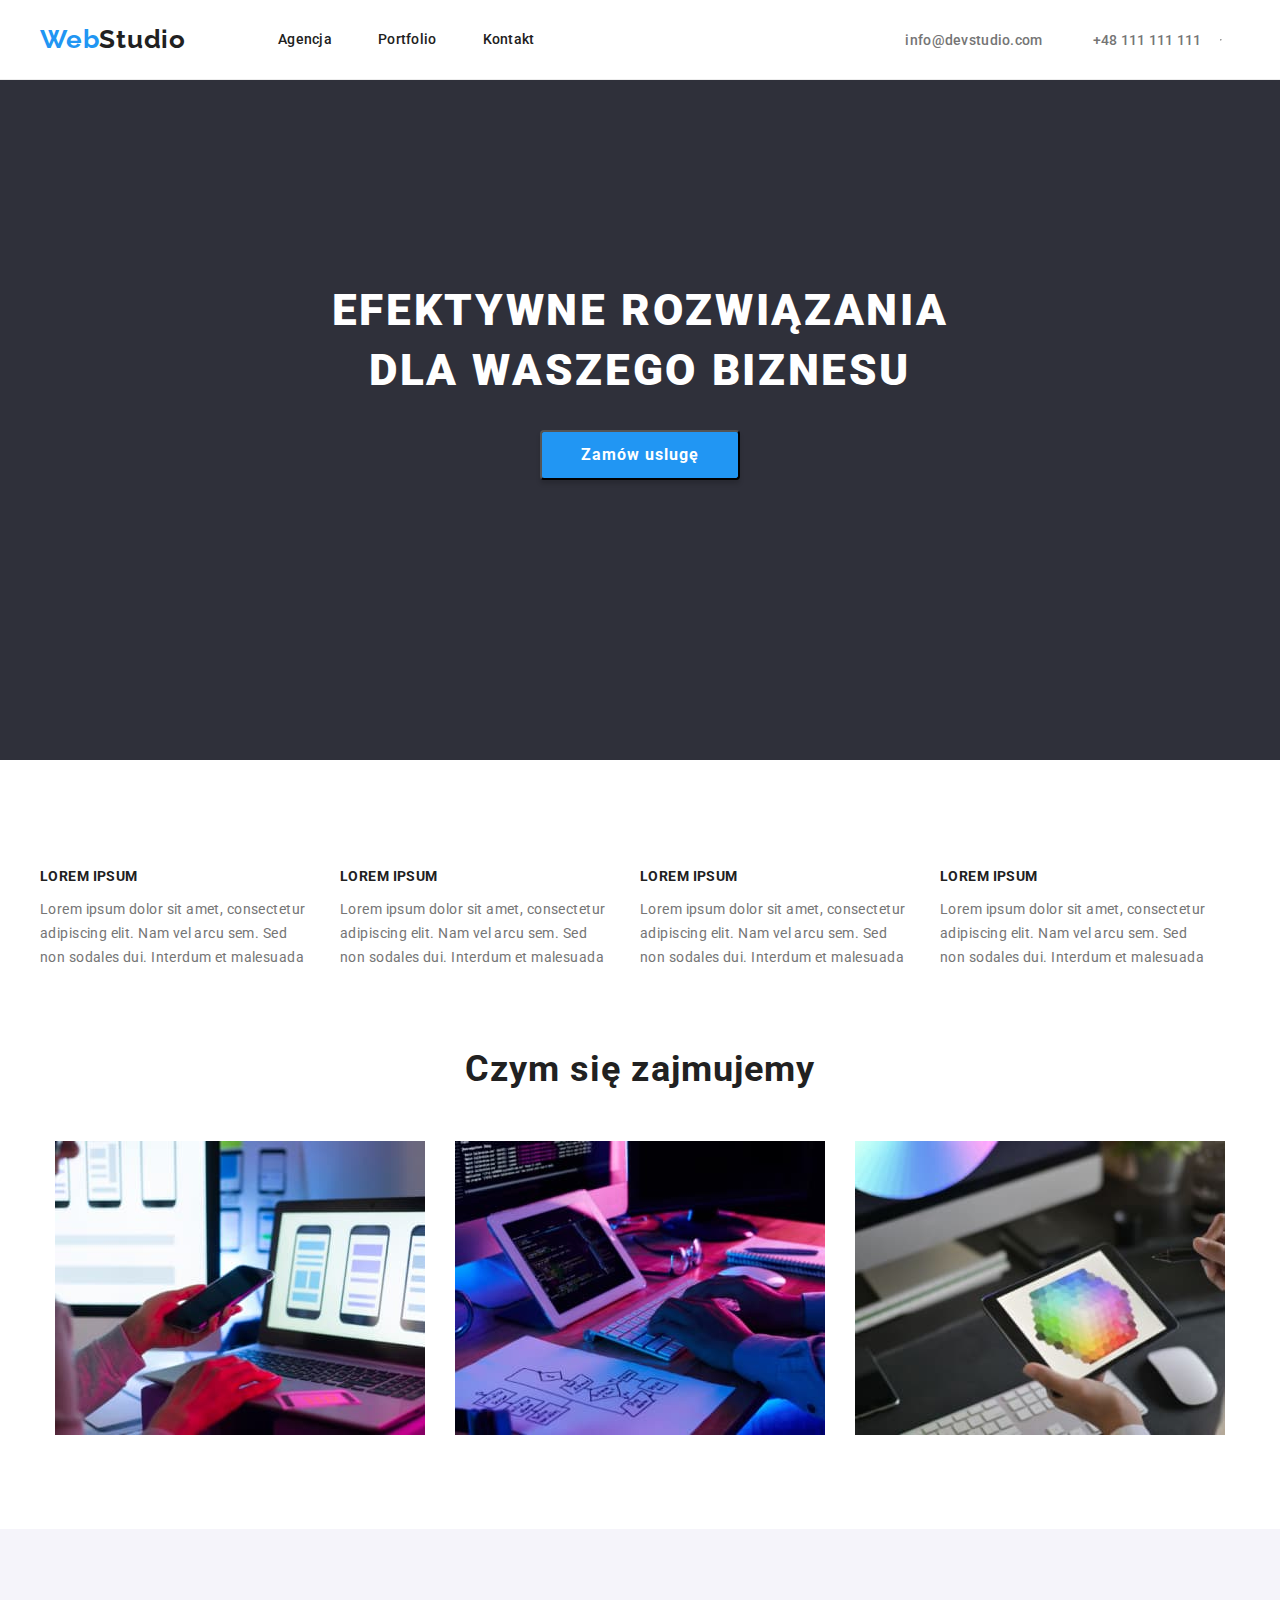
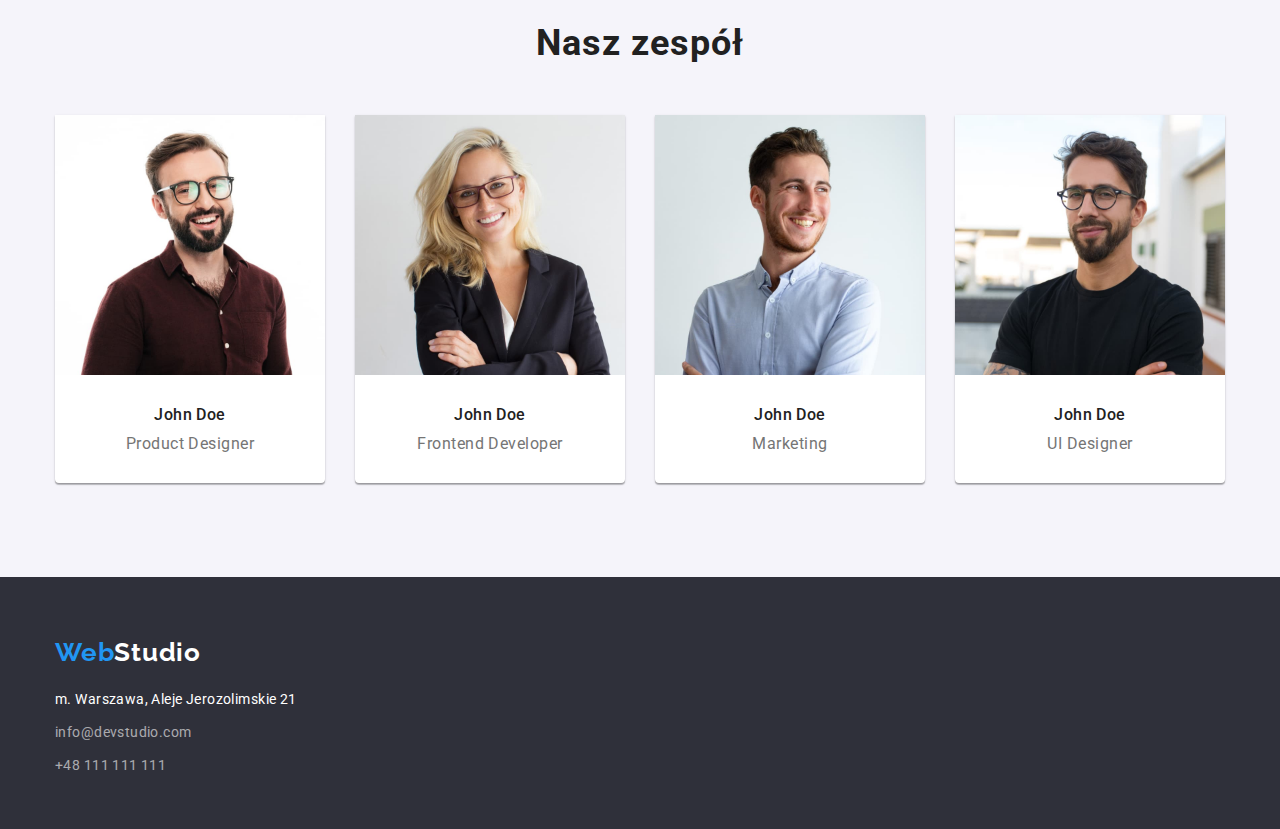
<file: index.html>
<!DOCTYPE html>
<html lang="en">
<head>
    <meta charset="UTF-8">
    <meta http-equiv="X-UA-Compatible" content="IE=edge">
    <meta name="viewport" content="width=device-width, initial-scale=1.0">
    <link rel="stylesheet" href="https://cdnjs.cloudflare.com/ajax/libs/modern-normalize/1.1.0/modern-normalize.min.css">
    <link rel="stylesheet" href="./css/style.css">
    <link rel="preconnect" href="https://fonts.googleapis.com">
    <link rel="preconnect" href="https://fonts.gstatic.com" crossorigin>
    <link href="https://fonts.googleapis.com/css2?family=Raleway:wght@700&family=Roboto:wght@400;500;700;900&display=swap"
        rel="stylesheet">  
    <title>WebStudio</title>
</head>
<body>
    <header class="header">
        <div class="container">
            <nav class="navigation">
            <a class="navigation-main" href="index.html"><span class="logo-1">Web</span><span class="logo-2">Studio</span></a>
            <ul class="navigation-list">
                <li class="navigation-list-item">
                    <a class="navigation-list-link agency" href="index.html">Agencja</a>
                </li>
                <li class="navigation-list-item">
                    <a class="navigation-list-link portfolio" href="portfolio.html">Portfolio</a>
                </li>
                <li class="navigation-list-item">
                    <a class="navigation-list-link contact" href="index.html">Kontakt</a>
                </li>
            </ul>
            </nav>
        <a class="contact-link-mail" href="mailto:info@devstudio.com">info@devstudio.com</a>
        <a class="contact-link-phone" href="tel:+48111111111">+48 111 111 111</a>
        <hr>
        </div>
    </header> 
    

    <main>
        <!--HERO-->
        <section class="main-header-container">
        <div class="container m-h-c">
            <h1 class="main-header">EFEKTYWNE ROZWIĄZANIA DLA WASZEGO BIZNESU</h1>
            <button class="btn" type="button">Zamów uslugę</button>
        </div>
        </section>
        

        <section class="section">
        <div class="container features">
            <ul class="features-list">
                <li class="features-list-item">
                    <p class="features-name">LOREM IPSUM</p>
                    <P class="features-description">Lorem ipsum dolor sit amet, consectetur adipiscing elit. Nam vel arcu sem. Sed non sodales dui. Interdum et malesuada</P>
                </li>
                <li class="features-list-item">
                    <p class="features-name">LOREM IPSUM</p>
                    <p class="features-description">Lorem ipsum dolor sit amet, consectetur adipiscing elit. Nam vel arcu sem. Sed non sodales dui. Interdum et malesuada</p>
                </li>
                <li class="features-list-item">
                    <p class="features-name">LOREM IPSUM</p>
                    <P class="features-description">Lorem ipsum dolor sit amet, consectetur adipiscing elit. Nam vel arcu sem. Sed non sodales dui. Interdum et malesuada</P>
                </li>
                <li class="features-list-item">
                    <p class="features-name">LOREM IPSUM</p>
                    <P class="features-description">Lorem ipsum dolor sit amet, consectetur adipiscing elit. Nam vel arcu sem. Sed non sodales dui. Interdum et malesuada</P>
                </li>
            </ul>
        </div>

        <!--Czym się zajmujemy-->
         
        <div class="container work">
            <div class="about">
                <div class="secondary-header-container">
                    <h2 class="secondary-header">Czym się zajmujemy</h2>
                </div>
                <ul class="about-list">
                    <li class="about-list-item"><img class="about-list-img" src="images/komp1.jpg" alt="laptop" width="370" height="294"></li>
                    <li class="about-list-item"><img class="about-list-img" src="images/komp2.jpg" alt="telefon" width="370" height="294"></li>
                    <li class="about-list-item"><img class="about-list-img" src="images/komp3.jpg" alt="tablet" width="370" height="294"></li>
                </ul>
            </div>  
        </div>
        </section>

        <!--Nasz zespół-->

        <section class="section team">
        <div class="container team">
            <div class="secondary-header-team">
                <h2 class="secondary-header">Nasz zespół</h2>
            </div>    
            <ul class="team-list">
                <li class="team-list-item">
                    <img class="team-list-img" src="images/john_doe1.jpg" alt="john_doe_1" width="270" height="260">
                        <h3 class="team-member">John Doe</h3>
                        <p class="type-of-work-in-team">Product Designer</p>
                </li>
                <li class="team-list-item">
                    <img class="team-list-img" src="images/john_doe2.jpg" alt="john_doe_2" width="270" height="260">
                    <h3 class="team-member">John Doe</h3>
                    <p class="type-of-work-in-team">Frontend Developer</p>
                </li>
                <li class="team-list-item">
                    <img class="team-list-img" src="images/john_doe3.jpg" alt="john_doe_3" width="270" height="260">
                    <h3 class="team-member">John Doe</h3>
                    <p class="type-of-work-in-team">Marketing</p>
                </li>
                <li class="team-list-item">
                    <img class="team-list-img" src="images/john_doe4.jpg" alt="john_doe_4" width="270" height="260">
                    <h3 class="team-member">John Doe</h3>
                    <p class="type-of-work-in-team">UI Designer</p>
                </li>
            </ul>
        </div>
        </section>
        
    </main>

    <footer class="footer">
        <div class="container">
        <div class="address-container">
            <address class="address">
            <a class="secondary-main" href="index.html"><span class="logo-1">Web</span><span class="logo-2-footer">Studio</span></a>
            <ul class="address-list">
                <li class="address-list-item">m. Warszawa, Aleje Jerozolimskie 21</li>
                <li class="address-list-item">
                    <a class="address-contact-link-mail" href="mailto:info@devstudio.com">info@devstudio.com</a>
                </li>
                <li class="address-list-item">
                    <a class="address-contact-link-phone" href="tel:+48111111111">+48 111 111 111</a>
                </li>
            </ul>
        </address>
        </div>
        </div>
    </footer>
    
</body>
</html>
</file>
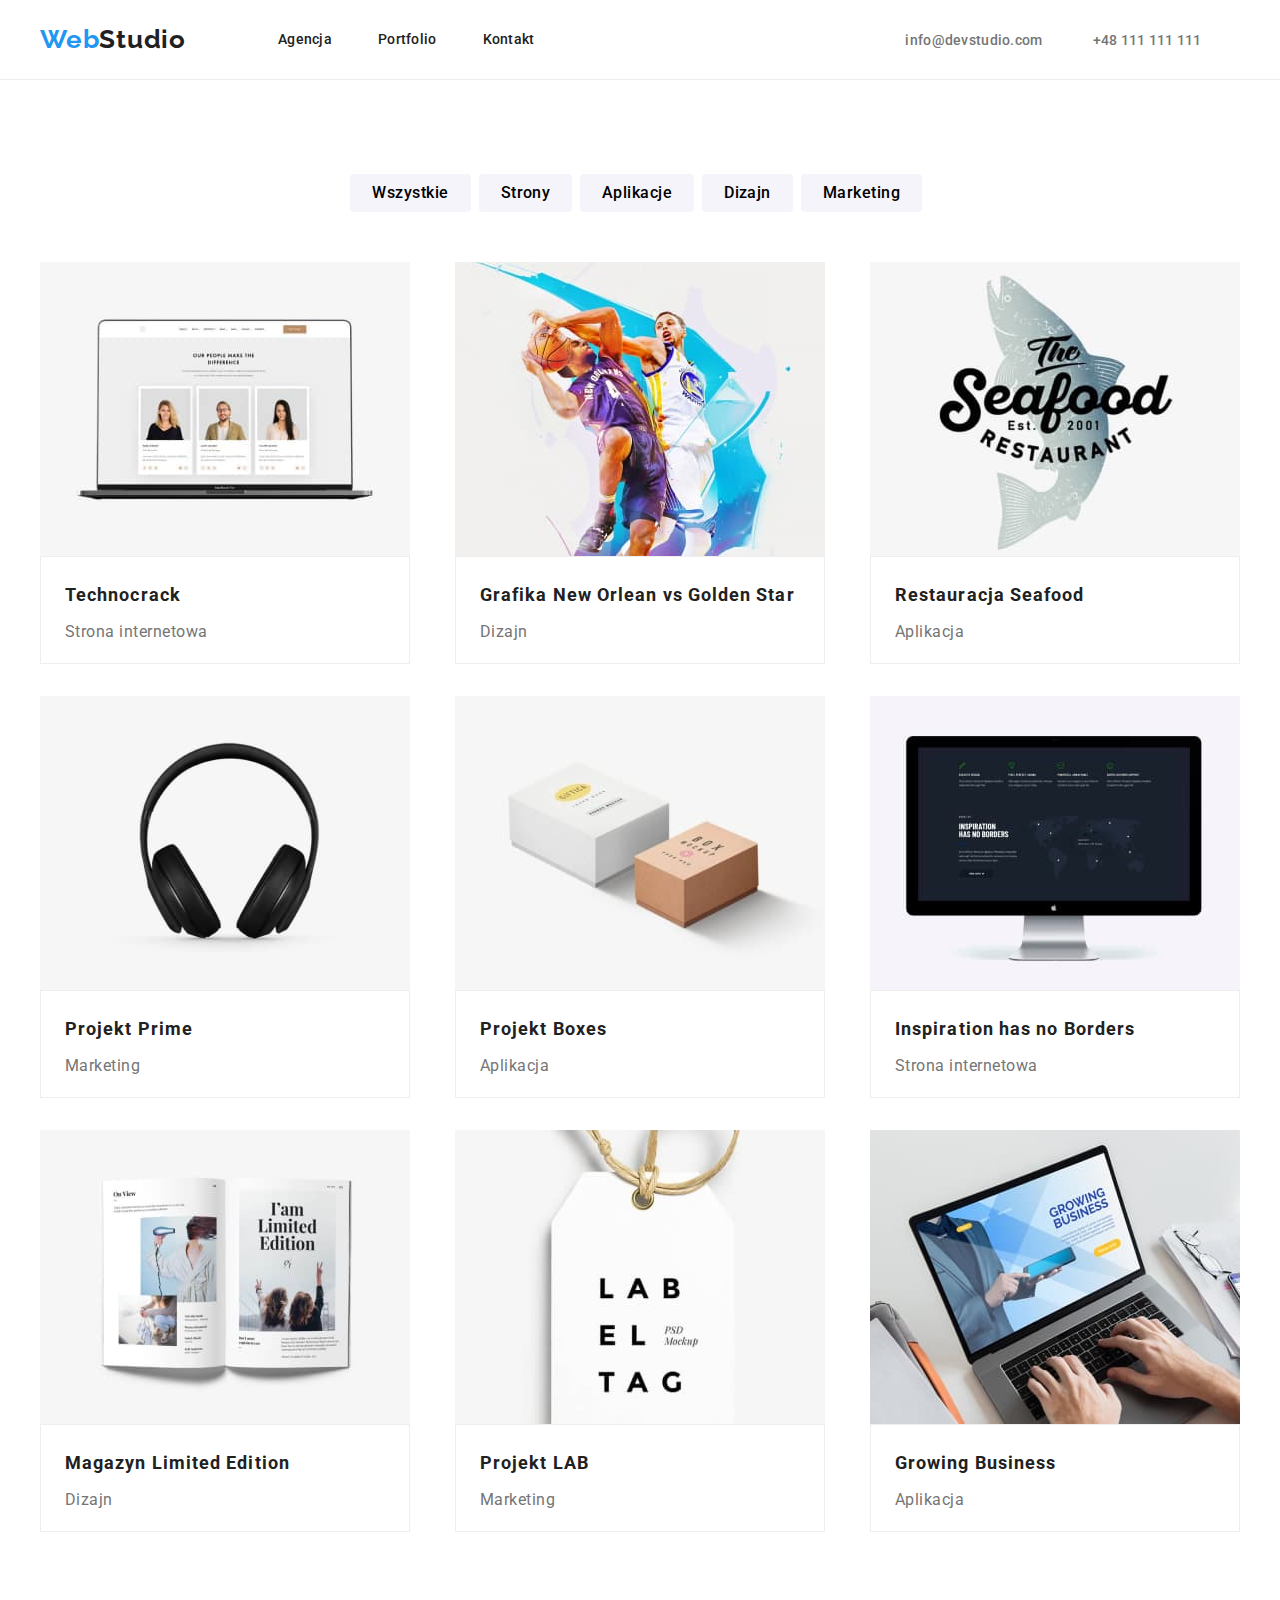
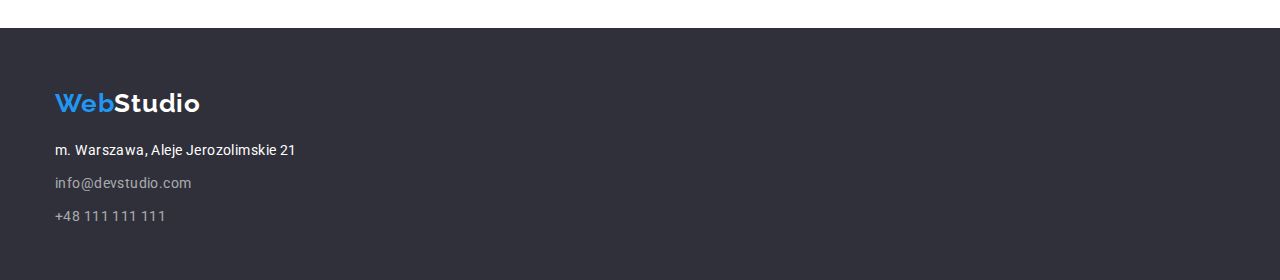
<file: portfolio.html>
<!DOCTYPE html>
<html lang="en">
<head>
    <meta charset="UTF-8">
    <meta http-equiv="X-UA-Compatible" content="IE=edge">
    <meta name="viewport" content="width=device-width, initial-scale=1.0">
    <link rel="stylesheet" href="https://cdnjs.cloudflare.com/ajax/libs/modern-normalize/1.1.0/modern-normalize.min.css">
    <link rel="stylesheet" href="./css/style.css">
    <link rel="preconnect" href="https://fonts.googleapis.com">
    <link rel="preconnect" href="https://fonts.gstatic.com" crossorigin>
    <link href="https://fonts.googleapis.com/css2?family=Raleway:wght@700&family=Roboto:wght@400;500;700;900&display=swap"
        rel="stylesheet">      
    <title>WebStudio</title>
</head>
<body>
    <header class="header">
        <div class="container">
            <nav class="navigation">
                <a class="navigation-main" href="index.html"><span class="logo-1">Web</span><span
                        class="logo-2">Studio</span></a>
                <ul class="navigation-list">
                    <li class="navigation-list-item">
                        <a class="navigation-list-link agency" href="index.html">Agencja</a>
                    </li>
                    <li class="navigation-list-item">
                        <a class="navigation-list-link portfolio" href="portfolio.html">Portfolio</a>
                    </li>
                    <li class="navigation-list-item">
                        <a class="navigation-list-link contact" href="index.html">Kontakt</a>
                    </li>
                </ul>
            </nav>
            <a class="contact-link-mail" href="mailto:info@devstudio.com">info@devstudio.com</a>
            <a class="contact-link-phone" href="tel:+48111111111">+48 111 111 111</a>
        </div>
   </header>
    
   <main class="page">

        
    <section class="section">

        <!--Buttons-->

        <div class="container">
            <div class="buttons">
                <ul class="buttons-list">
                <li class="buttons-list-item"><button class="portfolio-btn all-btn" type="button">Wszystkie</button></li>
                <li class="buttons-list-item"><button class="portfolio-btn pages-btn" type="button">Strony</button></li>
                <li class="buttons-list-item"><button class="portfolio-btn apps-btn" type="button">Aplikacje</button></li>
                <li class="buttons-list-item"><button class="portfolio-btn design-btn" type="button">Dizajn</button></li>
                <li class="buttons-list-item"><button class="portfolio-btn mark-btn" type="button">Marketing</button></li>
                </ul>
            </div>
        </div> 

        <!--Projekty-->
        
        <div class="projects">
            <div class="container">
            <ul class="projects-list">
                <li class="projects-list-item">
                    <img class="projects-list-item-img" src="images/projekt_1.jpg" alt="Wzór strony na laptopie" width="370" height="294">
                    <div class="card">
                        <h3 class="project-name">Technocrack</h3>
                        <p class="project-type">Strona internetowa</p>
                    </div>
                </li>
                <li class="projects-list-item">
                    <img class="projects-list-item-img" src="images/projekt_2.jpg" alt="Koszykarze" width="370" height="294">
                    <div class="card">
                        <h3 class="project-name">Grafika New Orlean vs Golden Star</h3>
                        <p class="project-type">Dizajn</p>
                    </div>
                </li>
                <li class="projects-list-item">
                    <img class="projects-list-item-img" src="images/projekt_3.jpg" alt="Logo restauracji" width="370" height="294">
                    <div class="card">
                        <h3 class="project-name">Restauracja Seafood</h3>
                        <p class="project-type">Aplikacja</p>
                    </div>
                </li>
                <li class="projects-list-item">
                    <img class="projects-list-item-img" src="images/projekt_4.jpg" alt="Słuchawki" width="370" height="294">
                    <div class="card">
                        <h3 class="project-name">Projekt Prime</h3>
                        <p class="project-type">Marketing</p>
                    </div>
                </li>
                <li class="projects-list-item">
                    <img class="projects-list-item-img" src="images/projekt_5.jpg" alt="Boksy" width="370" height="294">
                    <div class="card">
                        <h3 class="project-name">Projekt Boxes</h3>
                        <p class="project-type">Aplikacja</p>
                    </div>
                </li>
                <li class="projects-list-item">
                    <img class="projects-list-item-img" src="images/projekt_6.jpg" alt="Wzór strony na komputerze" width="370" height="294">
                    <div class="card">
                        <h3 class="project-name">Inspiration has no Borders</h3>
                        <p class="project-type">Strona internetowa</p>
                    </div>
                </li>
                <li class="projects-list-item">
                    <img class="projects-list-item-img" src="images/projekt_7.jpg" alt="Makiet czasopisma" width="370" height="294">
                    <div class="card">
                        <h3 class="project-name">Magazyn Limited Edition</h3>
                        <p class="project-type">Dizajn</p>
                    </div>
                </li>
                <li class="projects-list-item">
                    <img class="projects-list-item-img" src="images/projekt_8.jpg" alt="Etykieta" width="370" height="294">
                    <div class="card">
                        <h3 class="project-name">Projekt LAB</h3>
                        <p class="project-type">Marketing</p>
                    </div>
                </li>
                <li class="projects-list-item">
                    <img class="projects-list-item-img" src="images/projekt_9.jpg" alt="Wzór aplikacji na laptopie" width="370" height="294">
                    <div class="card">
                        <h3 class="project-name">Growing Business</h3>
                        <p class="project-type">Aplikacja</p>
                    </div>
                </li>
            </ul>
        </div>
        
    </section>

    </main>

    <footer class="footer">
        <div class="container">
            <div class="address-container">
                <address class="address">
                    <a class="secondary-main" href="index.html"><span class="logo-1">Web</span><span
                            class="logo-2-footer">Studio</span></a>
                    <ul class="address-list">
                        <li class="address-list-item">m. Warszawa, Aleje Jerozolimskie 21</li>
                        <li class="address-list-item">
                            <a class="address-contact-link-mail" href="mailto:info@devstudio.com">info@devstudio.com</a>
                        </li>
                        <li class="address-list-item">
                            <a class="address-contact-link-phone" href="tel:+48111111111">+48 111 111 111</a>
                        </li>
                    </ul>
                </address>
            </div>
        </div>
    </footer>
    
</body>
</html>
</file>
<file: css/style.css>
*,
*::before,
*::after {
  box-sizing: border-box;
}

:root {
  --main-font: "Roboto", sans-serif;
  --secondary-font: "Raleway", sans-serif;
  --main-color: #2196f3;
  --secondary-color: #757575;
}

body {
  font-family: var(--main-font);
  color: #212121;
}

h1,
h2,
h3,
ul {
  margin: 0;
  padding: 0;
}

p {
  padding: 0;
}

img {
  display: block;
}

.container {
  width: 1200px;
  margin: 0 auto;
}

.section {
  padding-top: 94px;
  padding-bottom: 94px;
}

/* ############## POWTARZALNE STYLE ############## */
.navigation-list,
.features-list,
.team-list,
.about-list,
.buttons-list,
.projects-list,
.address-list {
  list-style: none;
}

.contact-link-mail:hover,
.contact-link-mail:focus,
.contact-link-phone:hover,
.contact-link-phone:focus,
.navigation-list-link:hover,
.navigation-list-link:focus,
.address-contact-link-mail:hover,
.address-contact-link-mail:focus,
.address-contact-link-phone:hover,
.address-contact-link-phone:focus {
  color: var(--main-color);
}

.btn,
.portfolio-btn {
  cursor: pointer;
}

.contact-link-mail,
.contact-link-mail,
.contact-link-phone,
.contact-link-phone,
.navigation-list-link,
.navigation-list-link,
.address-contact-link-mail,
.address-contact-link-mail,
.address-contact-link-phone,
.address-contact-link-phone,
.navigation-main,
.secondary-main {
  text-decoration: none;
}
/* ############## POWTARZALNE STYLE ############## */

/* ############## Sekcja HEADER ############## */

.header,
.navigation,
.navigation-list,
.container {
  display: flex;
  align-items: center;
}

.header {
  background: #ffffff;
  border-bottom: 1px solid #ececec;
  height: 80px;
}

.navigation-main {
  font-family: var(--secondary-font);
  font-style: normal;
  font-weight: bold;
  font-size: 26px;
  line-height: 1.192;
  letter-spacing: 0.03em;
  width: 145px;
  height: 31px;
  margin-right: 93px;
}

.logo-1 {
  color: var(--main-color);
}

.logo-2 {
  color: #212121;
}

.logo-2-footer {
  color: #ffffff;
}

.navigation-list-item:not(:last-child) {
  margin-right: 46px;
}

.navigation-list-link {
  font-style: normal;
  font-weight: 500;
  font-size: 14px;
  line-height: 1.143;
  letter-spacing: 0.02em;
  color: #212121;
}

.contact-link-mail,
.contact-link-phone {
  font-style: normal;
  font-weight: 500;
  font-size: 14px;
  line-height: 1.143;
  letter-spacing: 0.02em;
  color: var(--secondary-color);
}

.contact-link-phone {
}

.contact-link-mail {
  margin-right: 50px;
  margin-left: 371px;
}

/* ############## Koniec sekcji HEADER ############## */

/* ############## Sekcja HERO   ############## */
.main-header-container {
  margin: 0 auto;
  padding-top: 200px;
  padding-bottom: 280px;
  background-color: #2f303a;
  background-size: 100%;
}

.m-h-c {
  display: flex;
  flex-direction: column;
  justify-content: center;
  align-items: center;
}
.main-header {
  width: 696px;
  font-style: normal;
  font-weight: 900;
  font-size: 44px;
  line-height: 1.364;
  text-align: center;
  letter-spacing: 0.06em;
  text-transform: uppercase;
  color: #ffffff;
}

.btn {
  background: #2196f3;
  box-shadow: 0px 4px 4px rgba(0, 0, 0, 0.15);
  border-radius: 4px;
  font-style: normal;
  font-weight: bold;
  font-size: 16px;
  line-height: 1.875;
  display: inline-block;
  margin: 0 auto;
  align-items: center;
  text-align: center;
  letter-spacing: 0.06em;
  color: #ffffff;
  margin-top: 30px;
  width: 200px;
  height: 50px;
}

.features-list {
  display: flex;
  flex-wrap: wrap;
  justify-content: center;
}

.features-list-item {
  width: 270px;
  height: 101px;
  flex-basis: calc(100% / 4 - 30px);
}

.features-list-item:not(:last-child) {
  margin-right: 30px;
}

.features-name {
  width: 270px;
  height: 16px;
  font-style: normal;
  font-weight: bold;
  font-size: 14px;
  line-height: 1.143;
  letter-spacing: 0.03em;
  text-transform: uppercase;
}

.features-description {
  width: 270px;
  height: 75px;
  font-style: normal;
  font-weight: normal;
  font-size: 14px;
  line-height: 1.714;
  letter-spacing: 0.03em;
  color: var(--secondary-color);
}

/* ############## Koniec sekcji HERO ############## */

/* ############## Czym się zajmujemy ############## */
.about {
  margin-left: 15px;
}

.secondary-header {
  font-style: normal;
  font-weight: bold;
  font-size: 36px;
  line-height: 1.166;
  text-align: center;
  letter-spacing: 0.03em;
}

.secondary-header-container {
  margin-top: 94px;
  margin-bottom: 50px;
}

.about-list {
  display: flex;
  flex-wrap: wrap;
}

.about-list-item {
  flex-basis: calc(100% / 3 - 30px);
}

.about-list-item:not(:last-child) {
  margin-right: 30px;
}
/* ############## Koniec sekcji Czym się zajmujemy ############## */

/* ############## Nasz zespól ############## */

.secondary-header-team {
  margin-bottom: 50px;
}
.team {
  display: flex;
  flex-direction: column;
  background-color: #f5f4fa;
  background-size: 100%;
  height: 648px;
}

.team-list {
  display: flex;
  flex-wrap: wrap;
  margin-left: 15px;
  margin-right: 15px;
}

.team-list-item {
  width: 270px;
  height: 368px;
  flex-basis: calc(100% / 4 - 30px);
  background: #ffffff;
  box-shadow: 0px 1px 3px rgba(0, 0, 0, 0.12), 0px 1px 1px rgba(0, 0, 0, 0.14),
    0px 2px 1px rgba(0, 0, 0, 0.2);
  border-radius: 0px 0px 4px 4px;
}

.team-list-item:not(:last-child) {
  margin-right: 30px;
}

.team-member {
  font-style: normal;
  font-weight: 500;
  font-size: 16px;
  line-height: 1.187;
  letter-spacing: 0.03em;
  margin-top: 30px;
  text-align: center;
}

.type-of-work-in-team {
  font-style: normal;
  font-weight: normal;
  font-size: 16px;
  line-height: 1.187;
  letter-spacing: 0.03em;
  color: var(--secondary-color);
  margin-top: 10px;
  text-align: center;
}
/* ############## Koniec sekcji Nasz zespól ############## */

/*##################### FOOTER #################*/
.footer {
  background: #2f303a;
  height: 252px;
}

.secondary-main {
  font-family: var(--secondary-font);
  font-style: normal;
  font-weight: bold;
  font-size: 26px;
  line-height: 1.192;
  letter-spacing: 0.03em;
  width: 145px;
  height: 31px;
  margin-left: 15px;
}

.address-container {
  margin-top: 60px;
}

.address-list {
  margin-top: 20px;
  margin-left: 15px;
}

.address-list-item {
  font-style: normal;
  font-weight: normal;
  font-size: 14px;
  line-height: 1.714;
  letter-spacing: 0.03em;
  color: #ffffff;
}

.address-list-item:not(:last-child) {
  margin-bottom: 9px;
}

.address-contact-link-mail,
.address-contact-link-phone {
  font-style: normal;
  font-weight: normal;
  font-size: 14px;
  line-height: 1.714;
  letter-spacing: 0.03em;
  color: rgba(255, 255, 255, 0.6);
}
/*##################### END FOOTER #################*/

/*##################### PORTFOLIO #################*/
.page {
  /* background: #E5E5E5;*/
}

.buttons-list {
  display: inline-flex;
  align-items: center;
  justify-content: space-evenly;
  width: 572px;
  margin-left: 310px;
  margin-right: 310px;
  margin-bottom: 50px;
}

.buttons-list-item:not(:last-child) {
  margin-right: 8px;
}

.portfolio-btn {
  background: #f5f4fa;
  border: #f5f4fa;
  border-radius: 4px;
  font-style: normal;
  font-weight: 500;
  font-size: 16px;
  line-height: 1.625;
  text-align: center;
  letter-spacing: 0.03em;
}

.portfolio-btn:hover {
  background: #2196f3;
  box-shadow: 0px 3px 1px rgba(0, 0, 0, 0.1), 0px 1px 2px rgba(0, 0, 0, 0.08),
    0px 2px 2px rgba(0, 0, 0, 0.12);
  color: #ffffff;
}

.all-btn {
  width: 121px;
  height: 38px;
}

.pages-btn {
  width: 93px;
  height: 38px;
}

.apps-btn {
  width: 114px;
  height: 38px;
}

.design-btn {
  width: 91px;
  height: 38px;
}

.mark-btn {
  width: 121px;
  height: 38px;
}

.projects {
  margin-left: 15px;
  margin-right: 15px;
}

.projects-list {
  display: flex;
  flex-wrap: wrap;
  justify-content: space-between;
  margin-left: 30px;
}

.projects-list-item {
  width: 370px;
  height: 404px;
  background: #ffffff;
  
  box-sizing: border-box;
  flex-basis: calc(100% / 3 - 30px);
  margin-left: -30px;
}

.projects-list-item:nth-child(-n + 6) {
  margin-bottom: 30px;
}

.card {
  border: 1px solid #eeeeee;
}

.project-name {
  font-style: normal;
  font-weight: bold;
  font-size: 18px;
  line-height: 2;
  letter-spacing: 0.06em;
  margin-top: 20px;
  margin-left: 24px;
}

.project-type {
  font-style: normal;
  font-weight: normal;
  font-size: 16px;
  line-height: 1.875;
  letter-spacing: 0.03em;
  color: var(--secondary-color);
  margin-top: 4px;
  margin-left: 24px;
}

/*##################### END PORTFOLIO #################*/
</file>
